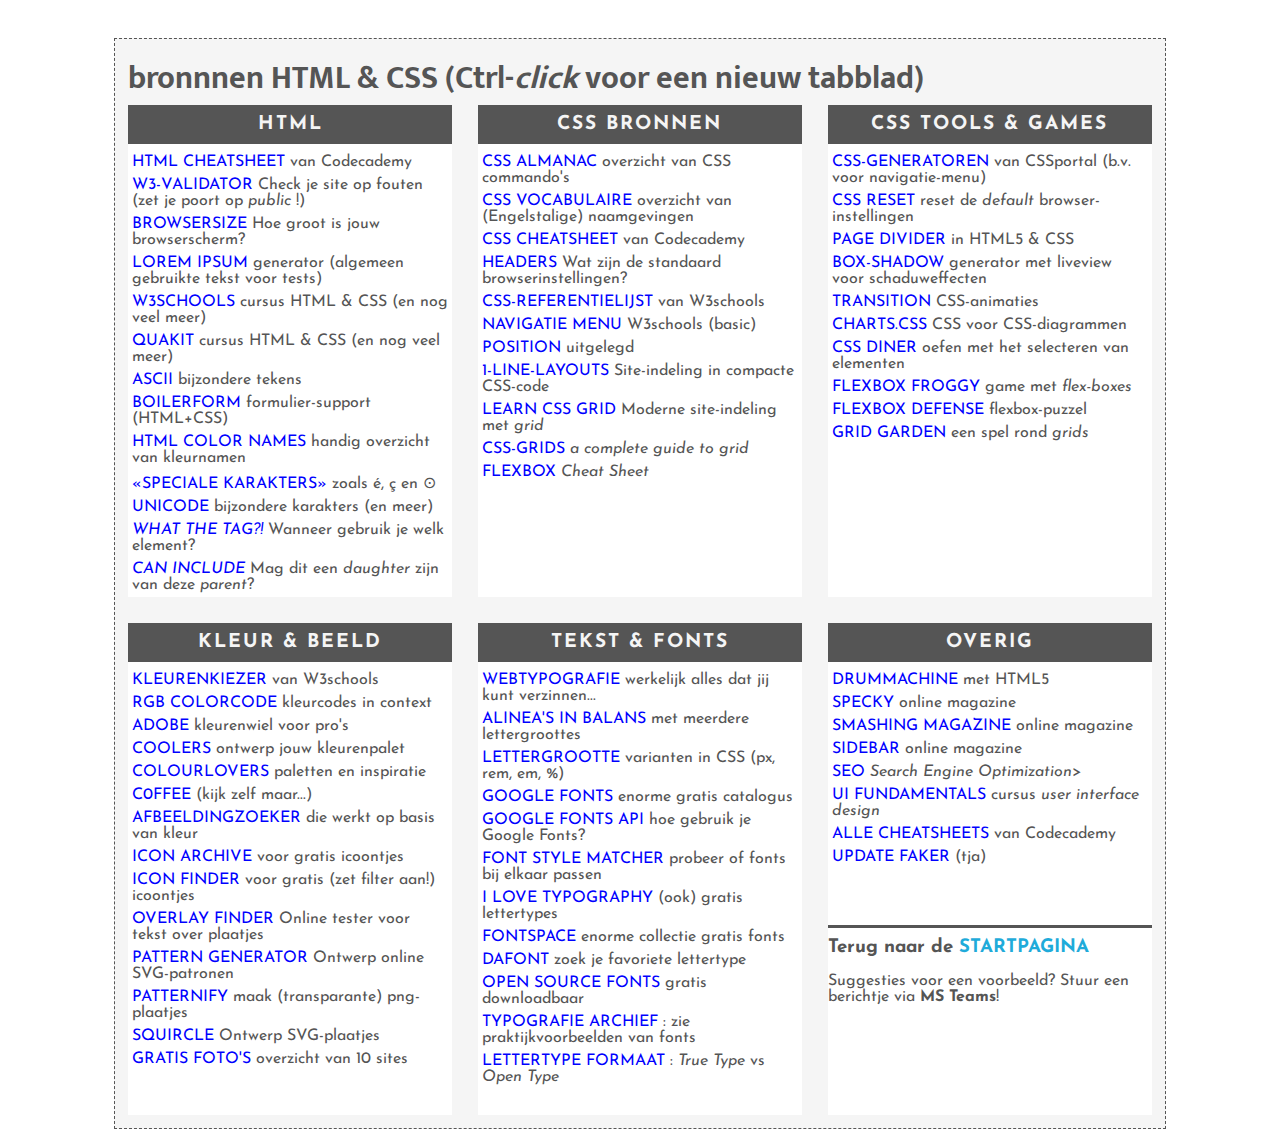
<file: bronnen/index.html>
<!DOCTYPE html>
<html lang="nl">
    <head>
        <meta charset="utf-8">
        <title>bronnen HTML & CSS</title>
        <link rel="stylesheet" href="https://fonts.googleapis.com/css?family=Mukta">
        <link rel="stylesheet" href="https://fonts.googleapis.com/css?family=Josefin+Sans">
        <link rel="stylesheet" href="bronnen.css">        
    </head>
    <body>
        <div id="container">
            <h1>bronnnen HTML & CSS (Ctrl-<em>click</em> voor een nieuw tabblad)</h1>
            <div id="grid-container">
                <div class="box a1">
                    <h2>HTML</h2>
                    <ul>
                        <li><a href="https://www.codecademy.com/learn/learn-html/modules/learn-html-elements/cheatsheet">HTML cheatsheet</a> van Codecademy</li>
                        <li><a href="https://validator.w3.org/nu/">W3-validator</a> Check je site op fouten (zet je poort op <em>public</em> !)</li>
                        <li><a href="https://www.webfx.com/tools/whats-my-browser-size/">browsersize</a> Hoe groot is jouw browserscherm?</li>
                        <li><a href="https://www.lipsum.com/">Lorem Ipsum</a> generator (algemeen gebruikte tekst voor tests)</li>
                        <li><a href="https://www.w3schools.com/html/default.asp">W3schools</a> cursus HTML & CSS (en nog veel meer)</li>
                        <li><a href="https://www.quackit.com/html/tutorial/">QuakIt</a> cursus HTML & CSS (en nog veel meer)</li>
                        <li><a href="https://ascii.cl/htmlcodes.htm">ASCII</a> bijzondere tekens</li>
                        <li><a href="https://boilerform.hankchizljaw.com/">Boilerform</a> formulier-support (HTML+CSS)</li>
                        <li><a href="https://htmlcolorcodes.com/color-names/">HTML color names</a> handig overzicht van kleurnamen</li>
                        <li><a href="https://dev.w3.org/html5/html-author/charref">&laquo;speciale karakters&raquo;</a> zoals &eacute;, &ccedil; en &odot;</li>
                        <li><a href="http://zuga.net/articles/">Unicode</a> bijzondere karakters (en meer)</li>
                        <li><a href="https://whatthetag.com/#/"><em>What the tag?!</em></a> Wanneer gebruik je welk element?</li>
                        <li><a href="https://caninclude.glitch.me/"><em>Can Include</em></a> Mag dit een <em>daughter</em> zijn van deze <em>parent</em>?</li>

                        

                        
                    </ul>
                </div>
                <div class="box b1">
                    <h2>CSS bronnen</h2>
                    <ul>
                        <li><a href="https://css-tricks.com/almanac/">CSS Almanac</a> overzicht van CSS commando's</li>
                        <li><a href="http://apps.workflower.fi/vocabs/css/en#selector">CSS vocabulaire</a> overzicht van (Engelstalige) naamgevingen</li>
                        <li><a href="https://www.codecademy.com/learn/learn-css/modules/syntax-and-selectors/cheatsheet">CSS cheatsheet</a> van Codecademy</li>
                        <li><a href="http://zuga.net/articles/html-heading-elements/"> headers</a> Wat zijn de standaard browserinstellingen?</li>
                        <li><a href="https://www.w3schools.com/cssref/default.asp"> CSS-referentielijst</a> van W3schools</li>
                        <li><a href="https://www.w3schools.com/css/css_navbar.asp"> navigatie menu</a> W3schools (basic)</li>
                        <li><a href="https://www.freecodecamp.org/news/css-position-property-explained/">position</a> uitgelegd</li>
                        <li><a href="http://1linelayouts.glitch.me/">1-line-layouts</a> Site-indeling in compacte CSS-code</li>
                        <li><a href="https://learncssgrid.com/">Learn CSS Grid</a> Moderne site-indeling met <em>grid</em></li>
                        <li><a href="https://css-tricks.com/snippets/css/complete-guide-grid/">CSS-grids</a> <em>a complete guide to grid</em></li>
                        <li><a href="https://www.freecodecamp.org/news/flexbox-the-ultimate-css-flex-cheatsheet/">flexbox</a> <em>Cheat Sheet</em></li>
                    </ul>
                </div>
                <div class="box c1">
                    <h2>CSS tools & games</h2>
                    <ul>
                        <li><a href="https://www.cssportal.com/css-generators.php">css-generatoren</a> van CSSportal (b.v. voor navigatie-menu)</li>
                        <li><a href="https://piccalil.li/blog/a-modern-css-reset/">CSS reset</a> reset de <em>default</em> browser-instellingen</li>
                        <li><a href="https://omatsuri.app/page-dividers">Page Divider</a> in HTML5 & CSS</li>
                        <li><a href="https://shadows.brumm.af/">Box-shadow</a> generator met liveview voor schaduweffecten</li>
                        <li><a href="https://www.freecodecamp.org/news/css-transition-examples/">transition</a> CSS-animaties</li>
                        <li><a href="https://chartscss.org/">Charts.css</a> CSS voor CSS-diagrammen</li>
                        <li><a href="https://flukeout.github.io/">CSS diner</a> oefen met het selecteren van elementen</li>
                        <li><a href="https://flexboxfroggy.com/#nl">Flexbox Froggy</a> game met <em>flex-boxes</em></li>
                        <li><a href="http://www.flexboxdefense.com/">Flexbox Defense</a> flexbox-puzzel</li>
                        <li><a href="https://cssgridgarden.com/#nl">Grid Garden</a> een spel rond <em>grids</em></li>
                    </ul>
                </div>
                <div class="box a2">
                    <h2>kleur & beeld</h2>
                    <ul>
                        <li><a href="https://www.w3schools.com/colors/colors_picker.asp">kleurenkiezer</a> van W3schools</li>
                        <li><a href="https://rgbcolorcode.com/">rgb colorcode</a> kleurcodes in context</li>
                        <li><a href="https://color.adobe.com/nl/create/color-wheel">Adobe</a> kleurenwiel voor pro's</li>
                        <li><a href="https://coolors.co/generate">Coolers</a> ontwerp jouw kleurenpalet</li>
                        <li><a href="https://www.colourlovers.com/">ColourLovers</a> paletten en inspiratie</li>
                        <li><a href="http://c0ffee.surge.sh/">c0ffee</a> (kijk zelf maar...)</li>
                        <li><a href="http://labs.tineye.com/">afbeeldingzoeker</a> die werkt op basis van kleur</li>
                        <li><a href="https://iconarchive.com/">Icon Archive</a> voor gratis icoontjes</li>
                        <li><a href="https://www.iconfinder.com/">Icon Finder</a> voor gratis (zet filter aan!) icoontjes</li>
                        <li><a href="https://codepen.io/yaphi1/pen/oNbEqGV">Overlay Finder</a> Online tester voor tekst over plaatjes</li>
                        <li><a href="https://notchris.net/patterns/">Pattern Generator</a> Ontwerp online SVG-patronen</li>
                        <li><a href="http://www.patternify.com/">Patternify</a> maak (transparante) png-plaatjes</li>
                        <li><a href="https://squircley.app/">Squircle</a> Ontwerp SVG-plaatjes</li>   
                        <li><a href="https://www.foleon.com/blog/best-free-business-stock-photo-websites">gratis foto's</a> overzicht van 10 sites</li>
                    </ul>
                </div>
                <div class="box b2">
                    <h2>tekst & fonts</h2>
                    <ul>
                        <li><a href="http://webtypography.net/toc/">WebTypografie</a> werkelijk alles dat jij kunt verzinnen...</li>
                        <li><a href="http://topfunky.com/baseline-rhythm-calculator/">alinea's in balans</a> met meerdere lettergroottes</li>
                        <li><a href="https://www.sitepoint.com/understanding-and-using-rem-units-in-css/">lettergrootte</a> varianten in CSS (px, rem, em, %)</li>
                        <li><a href="https://fonts.google.com/">Google Fonts</a> enorme gratis catalogus</li>
                        <li><a href="https://developers.google.com/fonts/docs/getting_started">Google Fonts API</a> hoe gebruik je Google Fonts?</li>
                        <li><a href="https://meowni.ca/font-style-matcher/">Font Style Matcher</a> probeer of fonts bij elkaar passen</li>
                        <li><a href="https://fonts.ilovetypography.com/">I love typography</a> (ook) gratis lettertypes</li>
                        <li><a href="https://www.fontspace.com/">FontSpace</a> enorme collectie gratis fonts</li>
                        <li><a href="https://www.dafont.com/">DaFont</a> zoek je favoriete lettertype</li>
                        <li><a href="https://www.theleagueofmoveabletype.com/">Open Source Fonts</a> gratis downloadbaar</li>
                        <li><a href="https://fontsinuse.com/">Typografie Archief</a> : zie praktijkvoorbeelden van fonts</li>
                        <li><a href="https://www.makeuseof.com/tag/otf-vs-ttf-fonts-one-better/">lettertype formaat</a> : <em>True Type</em> vs <em>Open Type</em></li>
                    </ul>
                </div>
                <div class="box c2">
                    <h2>overig</h2>
                    <ul>
                        <li><a href="https://html5drummachine.com/virtual-drum-machine/">drummachine</a> met HTML5</li>
                        <li><a href="https://speckyboy.com/">Specky</a> online magazine</li>
                        <li><a href="https://www.smashingmagazine.com/">Smashing Magazine</a> online magazine</li>
                        <li><a href="https://sidebar.io/">SideBar</a> online magazine</li>
                        <li><a href="https://www.smashingmagazine.com/smashing-guide-search-engine-optimization/">SEO</a> <em>Search Engine Optimization</em>></li>
                        <li><a href="https://www.freecodecamp.org/news/learn-ui-design-fundamentals-with-this-free-one-hour-course/">UI fundamentals</a> cursus <em>user interface design</em></li>
                        <li><a href="https://www.codecademy.com/resources/cheatsheets/all">alle cheatsheets</a> van Codecademy</li>
                        <li><a href="https://updatefaker.com/windows10/BSOD.html">Update Faker</a> (tja)</li>
                    
                        
                    </ul>
                    <h3>Terug naar de <a href="../index.html">startpagina</a></h3>
                    <p>
                          Suggesties voor een voorbeeld? Stuur een berichtje via <strong>MS Teams</strong>!
                      </p>
                </div>
            </div>
        </div>
    </body>
</html>
</file>
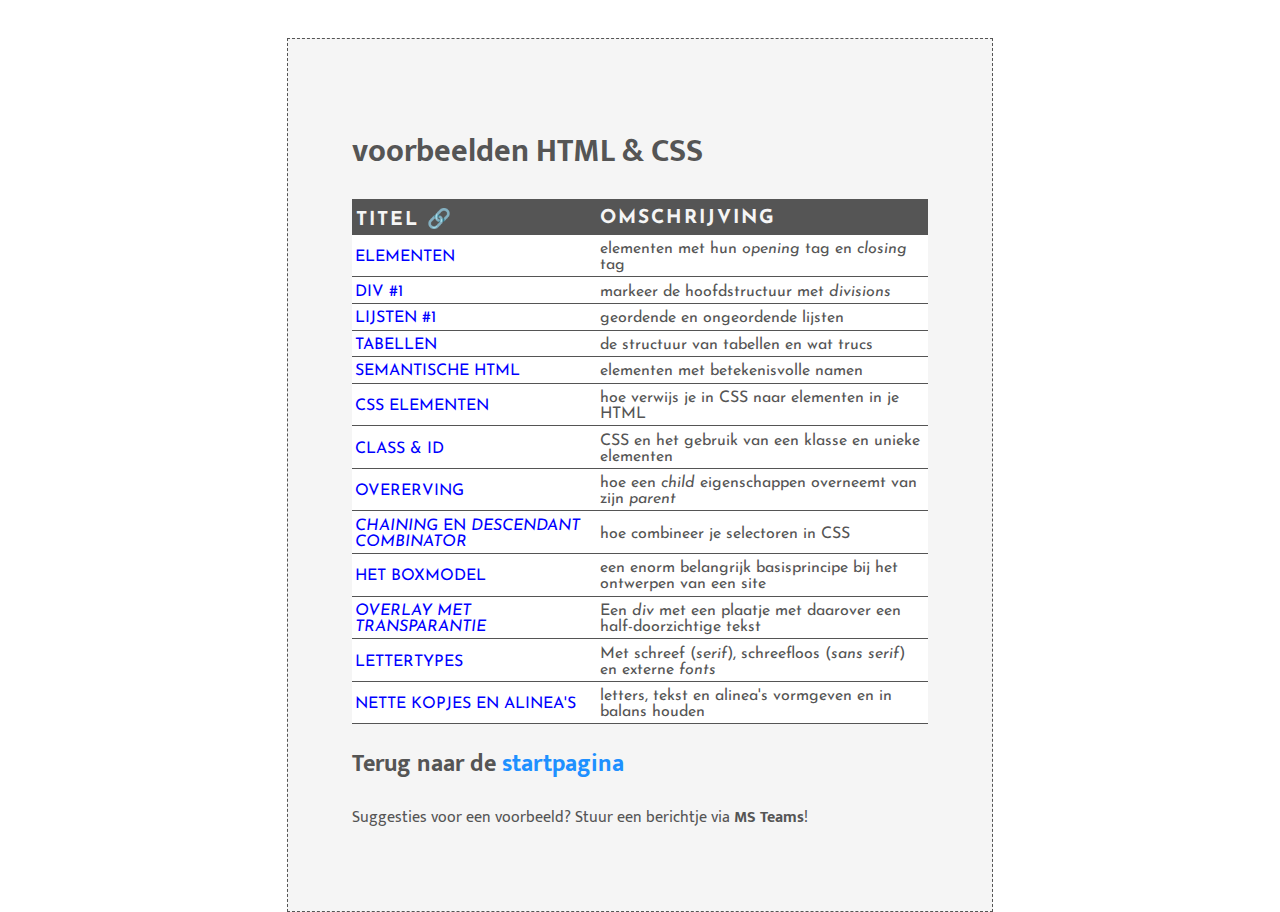
<file: voorbeeldenVanVNR/index.html>
<!DOCTYPE html>
<html lang="nl">
    <head>
        <meta charset="utf-8">
        <title>voorbeelden HTML&CSS</title>
        <link rel="stylesheet" href="https://fonts.googleapis.com/css?family=Mukta">
        <link rel="stylesheet" href="https://fonts.googleapis.com/css?family=Josefin+Sans">
        <link rel="stylesheet" href="css/vb.css">
    </head>
    <body>
        <div id="container">
            <h1>voorbeelden HTML & CSS</h1>
            <table>
              <thead>
                  <tr>
                      <th>titel &#128279;</th>
                      <th>omschrijving</th>
                  </tr>
              </thead>
              <tbody>
                  <tr>
                      <td><a href="elementen/elementen.html" target="_blank">elementen</a></td>
                      <td>elementen met hun <em>opening</em> tag en <em>closing</em> tag</td>
                  </tr>
                  <tr>
                      <td><a href="div1/div1.html" target="_blank">div #1</a></td>
                      <td>markeer de hoofdstructuur met <em>divisions</em></td>
                  </tr>
                  <tr>
                    <td><a href="lijst1/lijst1.html" target="_blank">lijsten #1</a></td>
                    <td>geordende en ongeordende lijsten</td>
                </tr>
                  <tr>
                      <td><a href="tabellen/tabellen.html" target="_blank">tabellen</a></td>
                      <td>de structuur van tabellen en wat trucs</td>
                  </tr>
                  <tr>
                    <td><a href="semantisch/semantisch.html" target="_blank">semantische HTML</a></td>
                    <td>elementen met betekenisvolle namen</td>
                  </tr>
                  <tr>
                    <td><a href="css1/css1.html" target="_blank">CSS elementen</a></td>
                    <td>hoe verwijs je in CSS naar elementen in je HTML</td>
                </tr>
                  <tr>
                    <td><a href="classID/classID.html" target="_blank">class & ID</a></td>
                    <td>CSS en het gebruik van een klasse en unieke elementen</td>
                </tr>
                <tr>
                    <td><a href="overerving/overerving.html" target="_blank">overerving</a></td>
                    <td>hoe een <em>child</em> eigenschappen overneemt van zijn <em>parent</em></td>
                </tr>
                <tr>
                    <td><a href="combi/combi.html" target="_blank"><em>chaining</em> en <em>descendant combinator</em></a></td>
                    <td>hoe combineer je selectoren in CSS</td>
                </tr>
                <tr>
                    <td><a href="boxmodel/boxmodel.html" target="_blank">het boxmodel</a></td>
                    <td>een enorm belangrijk basisprincipe bij het ontwerpen van een site</td>
                </tr>
                <tr>
                    <td><a href="overlay/overlay.html" target="_blank"><em>overlay</em> <em>met transparantie</em></a></td>
                    <td>Een <em>div</em> met een plaatje met daarover een half-doorzichtige tekst</td>
                </tr>
                <tr>
                    <td><a href="fonts/fonts.html" target="_blank">Lettertypes</a></td>
                    <td>Met schreef (<em>serif</em>), schreefloos (<em>sans serif</em>) en externe <em>fonts</em></td>
                </tr>
                <tr>
                    <td><a href="tekst/tekst.html" target="_blank">nette kopjes en alinea's</a></td>
                    <td>letters, tekst en alinea's vormgeven en in balans houden</td>
                </tr>
               </tbody>
          </table>
          <h2>Terug naar de <a href="../index.html">startpagina</a></h2>
          <p>
                Suggesties voor een voorbeeld? Stuur een berichtje via <strong>MS Teams</strong>!
            </p>
        </div>
    </body>
</html>
</file>
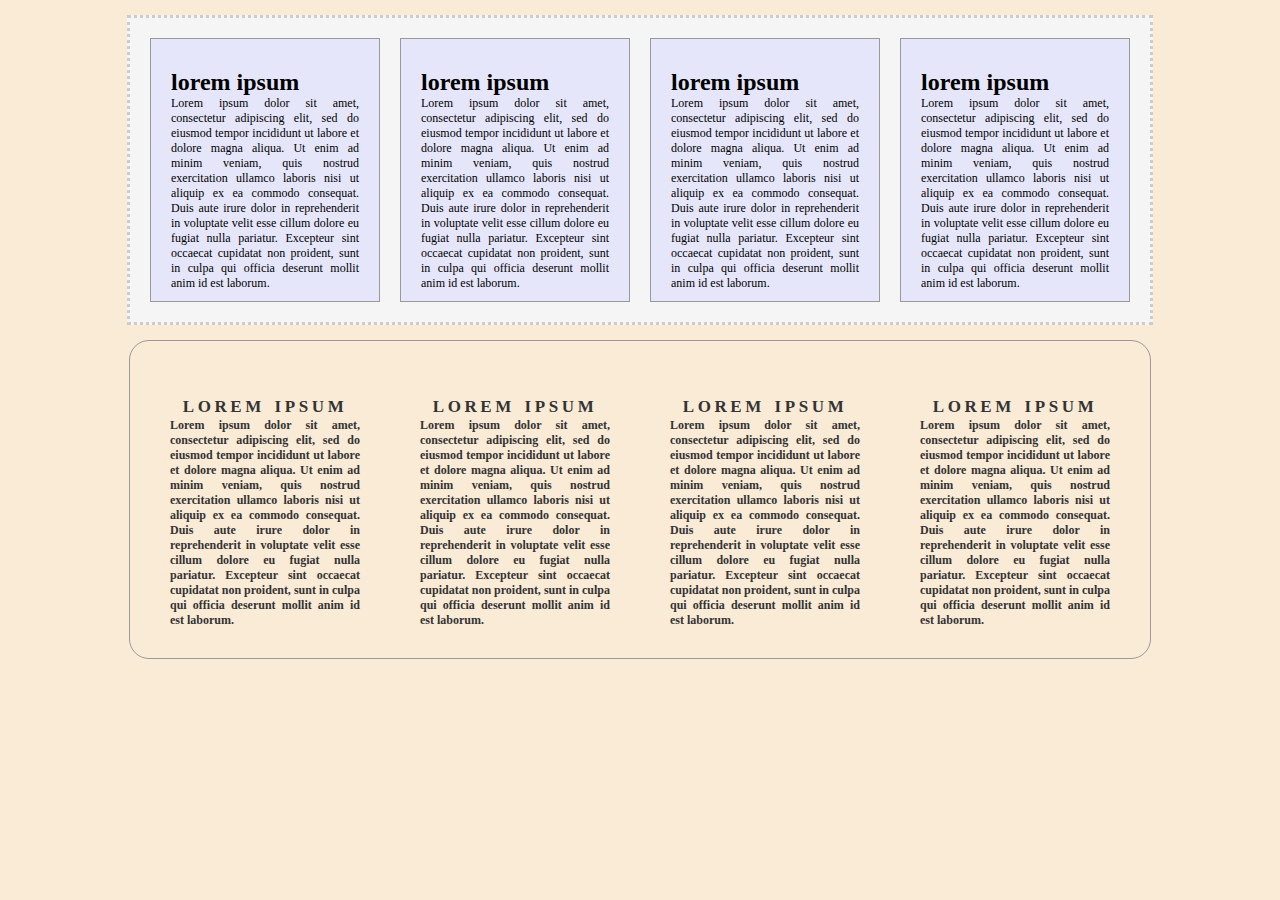
<file: voorbeeldenVanVNR/boxmodel/boxmodel.html>
<!DOCTYPE html>
<html lang="zxx">
    <head>
        <meta charset="utf-8">
        <title>boxmodel</title>
            <link rel="stylesheet" href="boxmodel.css">
    </head>
    <body>
        <div class="container">
            <div class="box">
                <h1>lorem ipsum</h1>
                <p>
                    Lorem ipsum dolor sit amet, consectetur adipiscing elit, sed do eiusmod tempor incididunt ut labore et dolore magna aliqua. Ut enim ad minim veniam, quis nostrud exercitation ullamco laboris nisi ut aliquip ex ea commodo consequat. Duis aute irure dolor in reprehenderit in voluptate velit esse cillum dolore eu fugiat nulla pariatur. Excepteur sint occaecat cupidatat non proident, sunt in culpa qui officia deserunt mollit anim id est laborum.
                </p>
            </div>
            <div class="box">
                <h1>lorem ipsum</h1>
                <p>
                    Lorem ipsum dolor sit amet, consectetur adipiscing elit, sed do eiusmod tempor incididunt ut labore et dolore magna aliqua. Ut enim ad minim veniam, quis nostrud exercitation ullamco laboris nisi ut aliquip ex ea commodo consequat. Duis aute irure dolor in reprehenderit in voluptate velit esse cillum dolore eu fugiat nulla pariatur. Excepteur sint occaecat cupidatat non proident, sunt in culpa qui officia deserunt mollit anim id est laborum.
                </p>
            </div>
            <div class="box">
                <h1>lorem ipsum</h1>
                <p>
                    Lorem ipsum dolor sit amet, consectetur adipiscing elit, sed do eiusmod tempor incididunt ut labore et dolore magna aliqua. Ut enim ad minim veniam, quis nostrud exercitation ullamco laboris nisi ut aliquip ex ea commodo consequat. Duis aute irure dolor in reprehenderit in voluptate velit esse cillum dolore eu fugiat nulla pariatur. Excepteur sint occaecat cupidatat non proident, sunt in culpa qui officia deserunt mollit anim id est laborum.
                </p>
            </div>
            <div class="box">
                <h1>lorem ipsum</h1>
                <p>
                    Lorem ipsum dolor sit amet, consectetur adipiscing elit, sed do eiusmod tempor incididunt ut labore et dolore magna aliqua. Ut enim ad minim veniam, quis nostrud exercitation ullamco laboris nisi ut aliquip ex ea commodo consequat. Duis aute irure dolor in reprehenderit in voluptate velit esse cillum dolore eu fugiat nulla pariatur. Excepteur sint occaecat cupidatat non proident, sunt in culpa qui officia deserunt mollit anim id est laborum.
                </p>
            </div>
        </div>

        <div class="container onder">
            <div class="box">
                <h1>lorem ipsum</h1>
                <p>
                    Lorem ipsum dolor sit amet, consectetur adipiscing elit, sed do eiusmod tempor incididunt ut labore et dolore magna aliqua. Ut enim ad minim veniam, quis nostrud exercitation ullamco laboris nisi ut aliquip ex ea commodo consequat. Duis aute irure dolor in reprehenderit in voluptate velit esse cillum dolore eu fugiat nulla pariatur. Excepteur sint occaecat cupidatat non proident, sunt in culpa qui officia deserunt mollit anim id est laborum.
                </p>
            </div>
            <div class="box">
                <h1>lorem ipsum</h1>
                <p>
                    Lorem ipsum dolor sit amet, consectetur adipiscing elit, sed do eiusmod tempor incididunt ut labore et dolore magna aliqua. Ut enim ad minim veniam, quis nostrud exercitation ullamco laboris nisi ut aliquip ex ea commodo consequat. Duis aute irure dolor in reprehenderit in voluptate velit esse cillum dolore eu fugiat nulla pariatur. Excepteur sint occaecat cupidatat non proident, sunt in culpa qui officia deserunt mollit anim id est laborum.
                </p>
            </div>
            <div class="box">
                <h1>lorem ipsum</h1>
                <p>
                    Lorem ipsum dolor sit amet, consectetur adipiscing elit, sed do eiusmod tempor incididunt ut labore et dolore magna aliqua. Ut enim ad minim veniam, quis nostrud exercitation ullamco laboris nisi ut aliquip ex ea commodo consequat. Duis aute irure dolor in reprehenderit in voluptate velit esse cillum dolore eu fugiat nulla pariatur. Excepteur sint occaecat cupidatat non proident, sunt in culpa qui officia deserunt mollit anim id est laborum.
                </p>
            </div>
            <div class="box">
                <h1>lorem ipsum</h1>
                <p>
                    Lorem ipsum dolor sit amet, consectetur adipiscing elit, sed do eiusmod tempor incididunt ut labore et dolore magna aliqua. Ut enim ad minim veniam, quis nostrud exercitation ullamco laboris nisi ut aliquip ex ea commodo consequat. Duis aute irure dolor in reprehenderit in voluptate velit esse cillum dolore eu fugiat nulla pariatur. Excepteur sint occaecat cupidatat non proident, sunt in culpa qui officia deserunt mollit anim id est laborum.
                </p>
            </div>
        </div>
    </body>
</html>
</file>
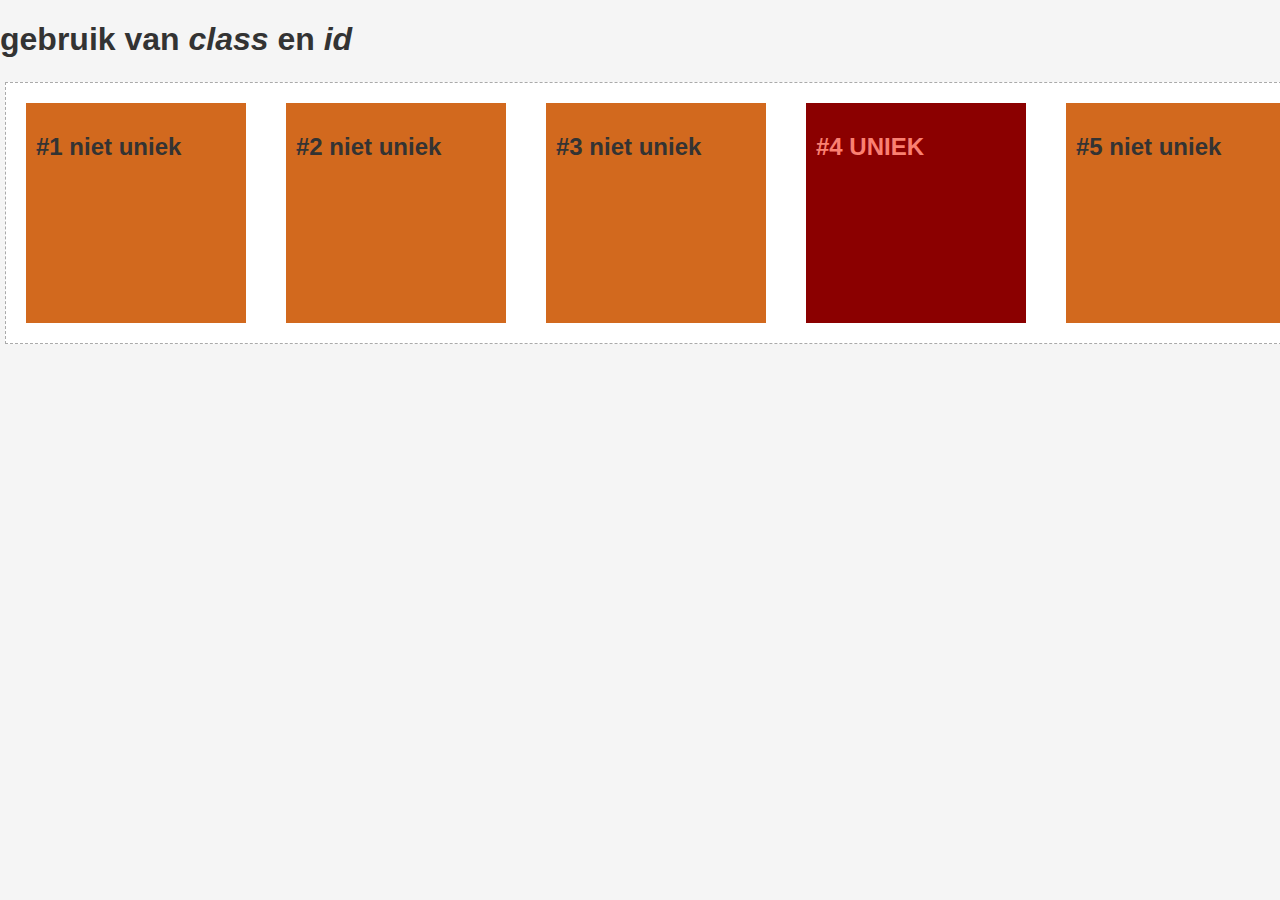
<file: voorbeeldenVanVNR/classID/classID.html>
<!DOCTYPE html>
<html lang="nl">
    <head>
        <meta charset="utf-8">
        <title>class & ID</title>
            <link rel="stylesheet" href="classID.css">
    </head>
    <body>
        <h1>gebruik van <em>class</em> en <em>id</em></h1>
        <div id="container">

            <div class="vierkant">
                <h2>#1 niet uniek</h2>
            </div>
            <div class="vierkant">
                <h2>#2 niet uniek</h2>
            </div>
            <div class="vierkant">
                <h2>#3 niet uniek</h2>                
            </div>
            <div class="vierkant" id="uniek">
                <h2>#4 uniek</h2>                
            </div>
            <div class="vierkant">
                <h2>#5 niet uniek</h2>                
            </div>
            
        </div>
    </body>
</html>
</file>
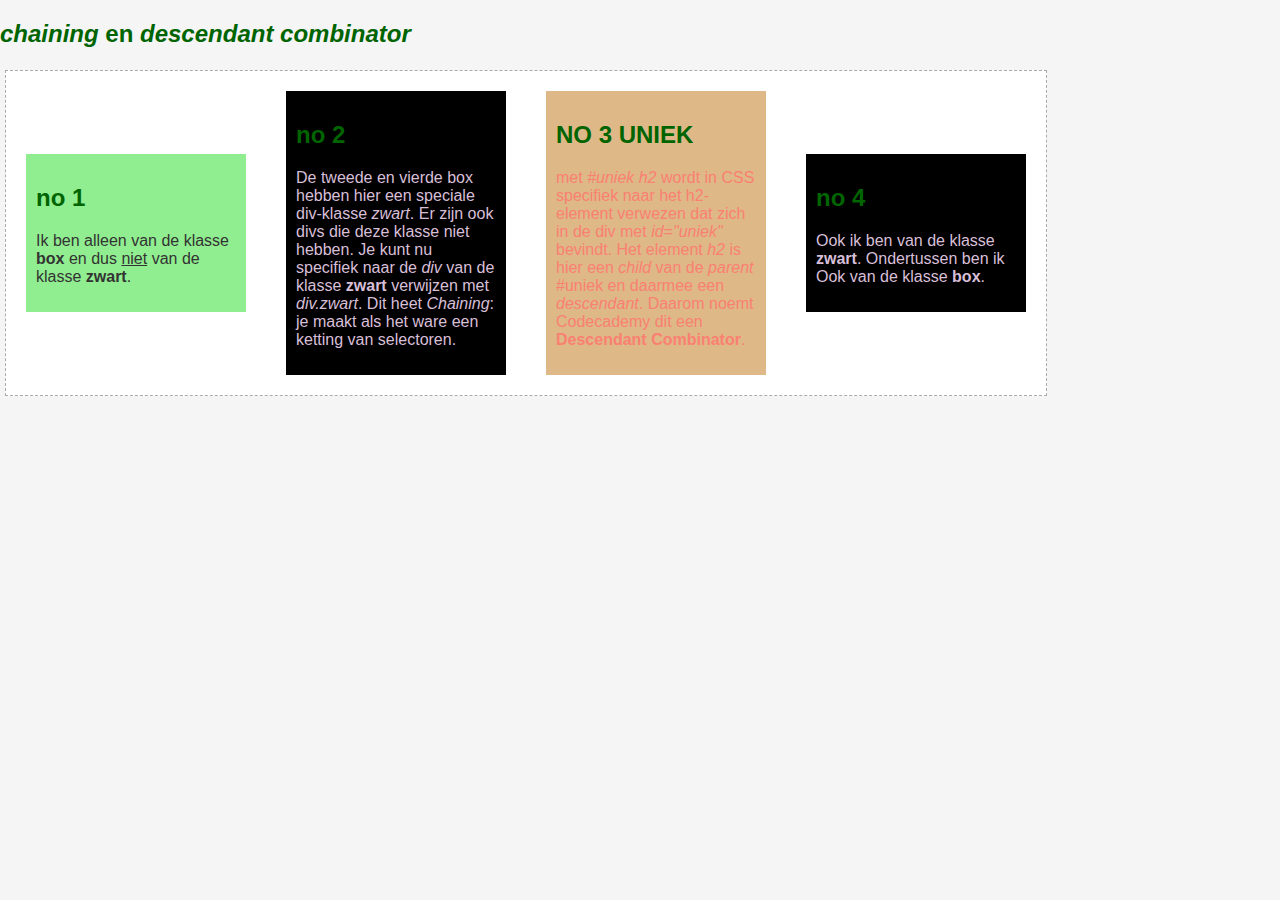
<file: voorbeeldenVanVNR/combi/combi.html>
<!DOCTYPE html>
<html lang="nl">
    <head>
        <meta charset="utf-8">
        <title>selectie van combinaties</title>
            <link rel="stylesheet" href="combi.css">
    </head>
    <body>
        <h2><em>chaining</em> en <em>descendant combinator</em></h2>
        <div id="container">
            <div class="box">
                <h2> no 1</h2>
                <p>
                    Ik ben alleen van de klasse <strong>box</strong> en dus <u>niet</u> van de klasse <strong>zwart</strong>.
                </p>
            </div>
            <div class="box zwart">
                <h2>no 2</h2>
                <p>
                    De tweede en vierde box hebben hier een speciale div-klasse <em>zwart</em>. Er zijn
                    ook divs die deze klasse niet hebben. Je kunt nu specifiek naar de <em>div</em>
                    van de klasse <strong>zwart</strong> verwijzen met <em>div.zwart</em>.
                    Dit heet <em>Chaining</em>: je maakt als het ware een ketting van selectoren.
                </p>
            </div>
            <div class="box" id="uniek">
                <h2>no 3 uniek</h2>   
                <p>
                    met <em>#uniek h2</em> wordt in CSS specifiek naar het h2-element verwezen dat
                    zich in de div met <em>id="uniek"</em> bevindt. Het element <em>h2</em> is hier
                    een <em>child</em> van de <em>parent</em> #uniek en daarmee een <em>descendant</em>.
                    Daarom noemt Codecademy dit een <strong>Descendant Combinator</strong>.
                </p>             
            </div>
            <div class="box zwart">
                <h2>no 4</h2>     
                <p>
                    Ook ik ben van de klasse <strong>zwart</strong>. Ondertussen ben ik Ook
                    van de klasse <strong>box</strong>.
                </p>           
            </div>
        </div>
    </body>
</html>
</file>
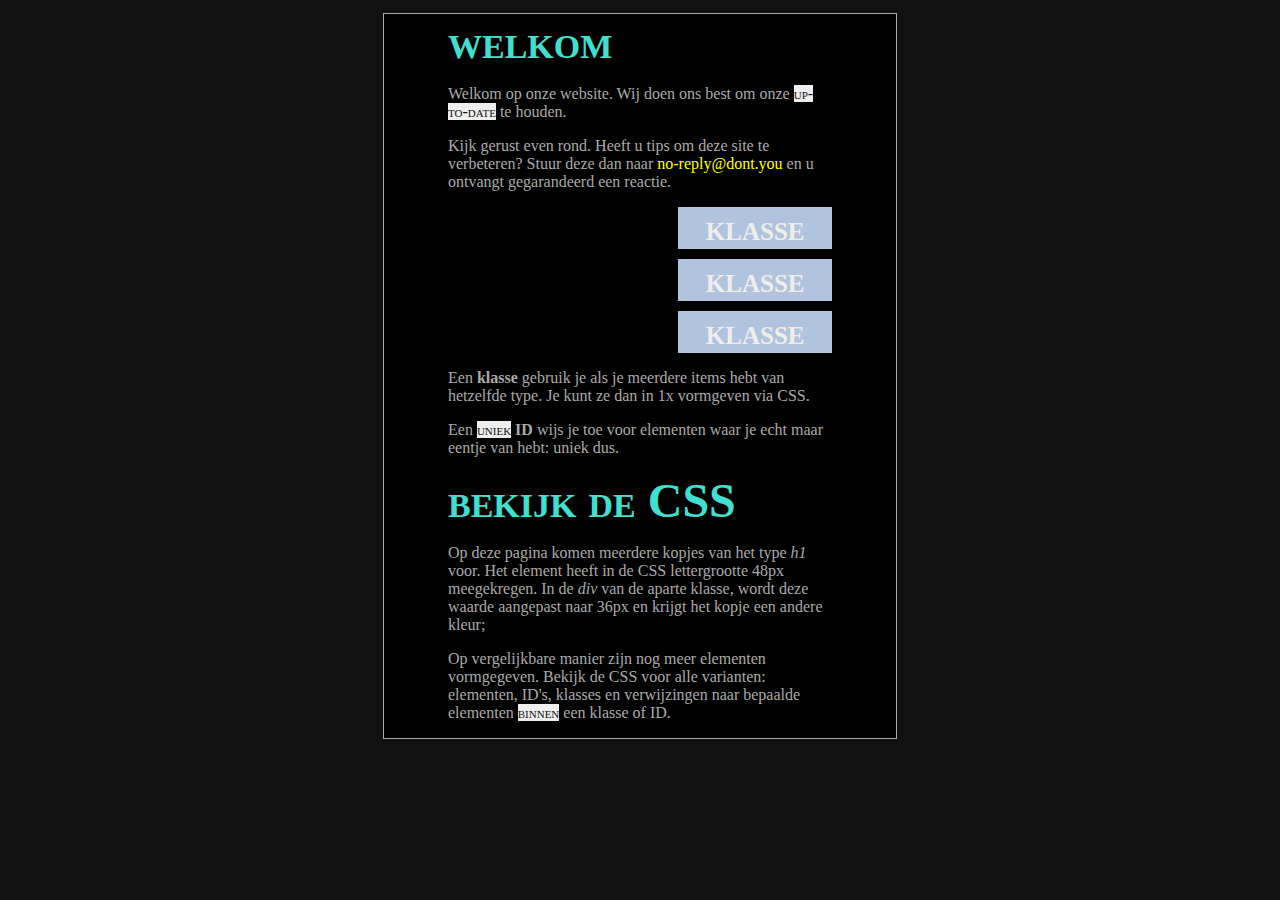
<file: voorbeeldenVanVNR/css1/css1.html>
<!DOCTYPE html>
<html lang="nl">
    <head>
        <meta charset="utf-8">
        <title>basis CSS</title>
        
            <link rel="stylesheet" href="css1.css">
        
    </head>
    <body>
        <div id="container">
            <h1>welkom</h1>
            <p>
               Welkom op onze website. Wij doen ons best om
               onze <span>up-to-date</span> te houden.
            </p>
            <p>
                Kijk gerust even rond. Heeft u tips om deze site te verbeteren?
                Stuur deze dan naar <a href="#">no-reply@dont.you</a> en u ontvangt gegarandeerd een reactie.
             </p>
             <div class="meerdaneen">
                 <h1>klasse</h1>
             </div>
             <div class="meerdaneen">
                <h1>klasse</h1>
            </div>
            <div class="meerdaneen">
                <h1>klasse</h1>
            </div>
            <p>
                Een <strong>klasse</strong> gebruik je als je meerdere items hebt van hetzelfde type.
                Je kunt ze dan in 1x vormgeven via CSS.
            </p>
            <p>
                Een <span>uniek</span> <strong>ID</strong> wijs je toe voor elementen waar je echt
                maar eentje van hebt: uniek dus.
            </p>
            <h1>bekijk de CSS</h1>
            <p>
                Op deze pagina komen meerdere kopjes van het type <em>h1</em> voor.
                Het element heeft in de CSS lettergrootte 48px meegekregen. In de <em>div</em>
                van de aparte klasse, wordt deze waarde aangepast naar 36px en krijgt het kopje een andere kleur;
            </p>
            <p>
                Op vergelijkbare manier zijn nog meer elementen vormgegeven. Bekijk de CSS voor alle
                varianten: elementen, ID's, klasses en verwijzingen naar bepaalde elementen <span>binnen</span> een klasse of ID.
            </p>
        </div>
    </body>
</html>
</file>
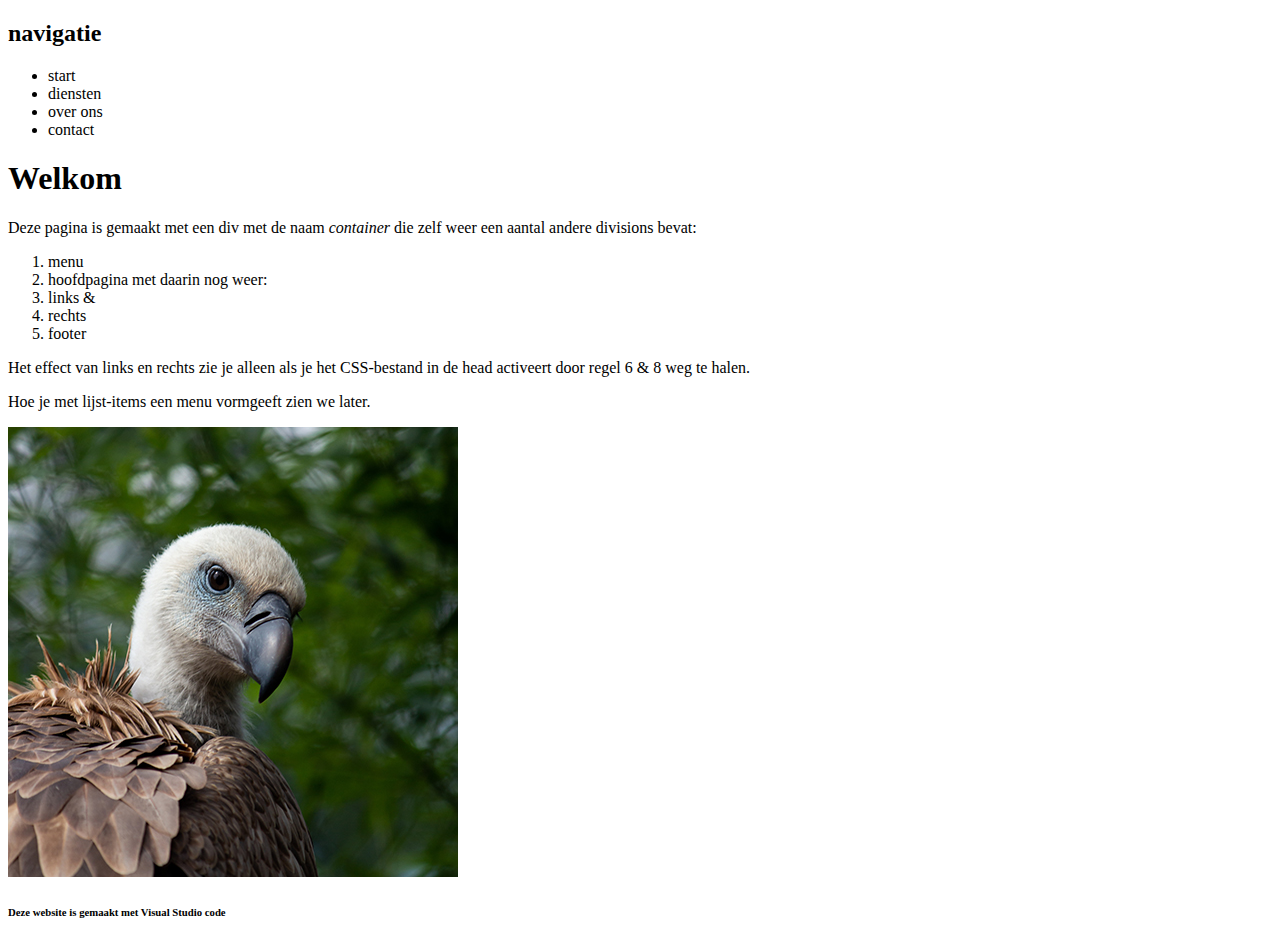
<file: voorbeeldenVanVNR/div1/div1.html>
<!DOCTYPE html>
<html lang="nl">
    <head>
        <meta charset="utf-8">
        <title>divisions #1</title>
        <!--
            <link rel="stylesheet" href="div1.css">        
        -->
    </head>
    <body>
        <div id="container">
            <div id="menu">
                <h2>navigatie</h2>
                <ul>
                    <li>start</li>
                    <li>diensten</li>
                    <li>over ons</li>
                    <li>contact</li>
                </ul>
            </div> <!-- einde div menu -->
            <div id="hoofdpagina">
                <div id="links">
                    <h1>Welkom</h1>
                    <p>Deze pagina is gemaakt met een div met de naam <em>container</em> die zelf
                    weer een aantal andere divisions bevat:
                <ol>
                    <li>menu</li>
                    <li>hoofdpagina met daarin nog weer:</li>
                    <li>links &</li>
                    <li>rechts</li>
                    <li>footer</li>
                </ol>
                Het effect van links en rechts zie je alleen als je het CSS-bestand in de head activeert
                door regel 6 & 8 weg te halen.
                </p>
                <p>
                    Hoe je met lijst-items een menu vormgeeft zien we later.
                </p>
                </div>
                <div id="rechts">
                    <img src="vogel450px.jpg">
                </div>                
            </div> <!-- einde div hoofdpagina -->
            <div id="footer">
                <h6>Deze website is gemaakt met Visual Studio code</h6>
            </div> <!-- einde div footer -->
        </div>
    </body>
</html>
</file>
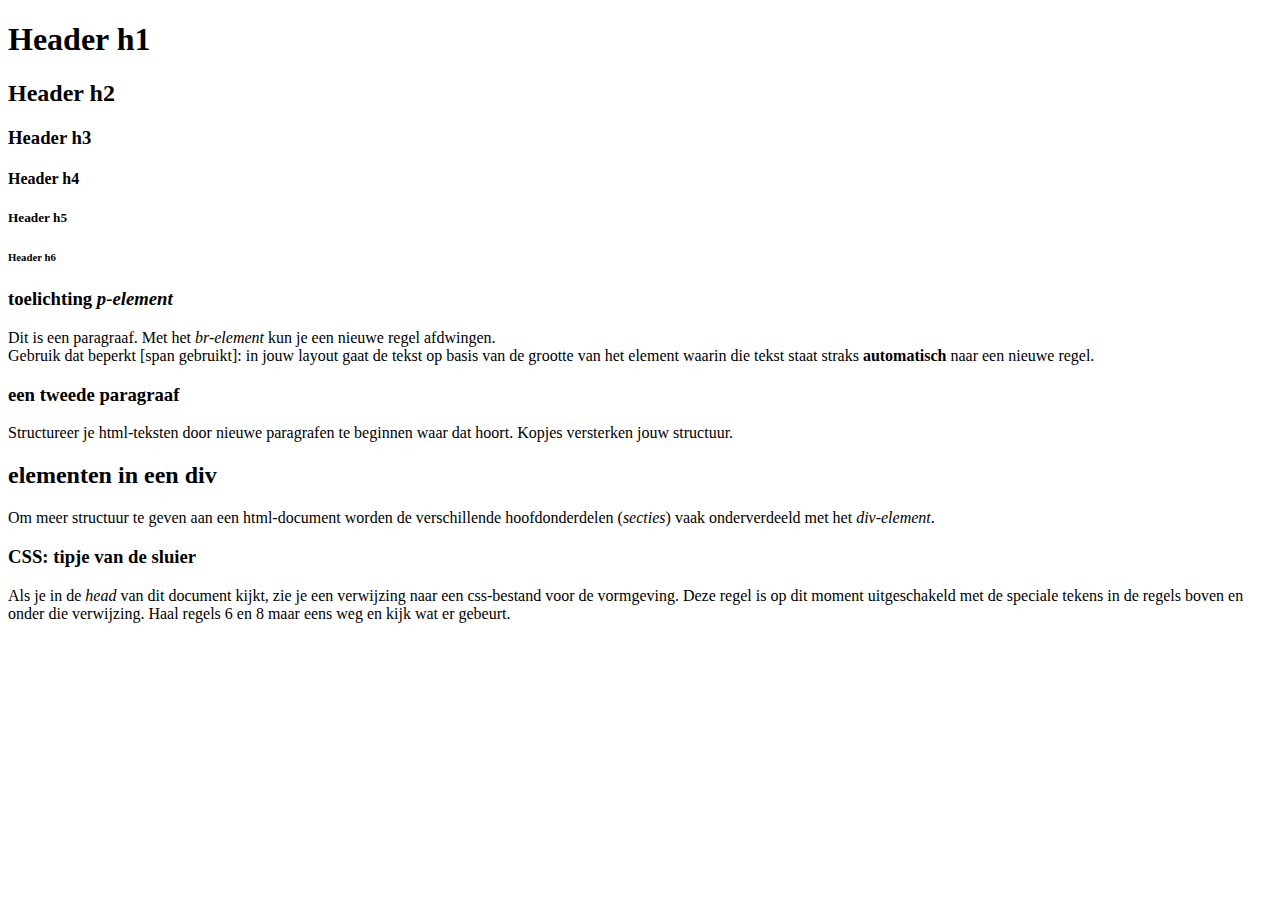
<file: voorbeeldenVanVNR/elementen/elementen.html>
<!DOCTYPE html>
<html lang="nl">
    <head>
        <meta charset="utf-8">
        <title>elementen</title>
        <!--
            <link rel="stylesheet" href="elementen.css">
        -->
    </head>
    <body>
        <h1>Header <strong>h1</strong></h1>
        <h2>Header <strong>h2</strong></h2>
        <h3>Header <strong>h3</strong></h3>
        <h4>Header <strong>h4</strong></h4>
        <h5>Header <strong>h5</strong></h5>
        <h6>Header <strong>h6</strong></h6>

        <h3>toelichting <em>p-element</em></h3>
        <p>
            Dit is een paragraaf. Met het <em>br-element</em> kun je een nieuwe regel afdwingen.<br>
            Gebruik dat <span>beperkt</span> [span gebruikt]: in jouw layout gaat de tekst op basis van de grootte van het element
            waarin die tekst staat straks <strong>automatisch</strong> naar een nieuwe regel.
        </p>
        <h3>een tweede paragraaf</h3>
        <p>
            Structureer je html-teksten door nieuwe paragrafen te beginnen waar dat hoort. Kopjes versterken jouw structuur.
        </p>

        <div>
            <h2>elementen in een div</h2>
            <p>
                Om meer structuur te geven aan een html-document worden de verschillende hoofdonderdelen (<em>secties</em>)
                vaak onderverdeeld met het <em>div-element</em>.
            </p>
        </div>

        <h3>CSS: tipje van de sluier</h3>
        <p>
            Als je in de <em>head</em> van dit document kijkt, zie je een verwijzing naar een css-bestand voor
            de vormgeving. Deze regel is op dit moment uitgeschakeld met de speciale tekens in de regels boven
            en onder die verwijzing. Haal regels 6 en 8 maar eens weg en kijk wat er gebeurt.
        </p>
    </body>
</html>
</file>
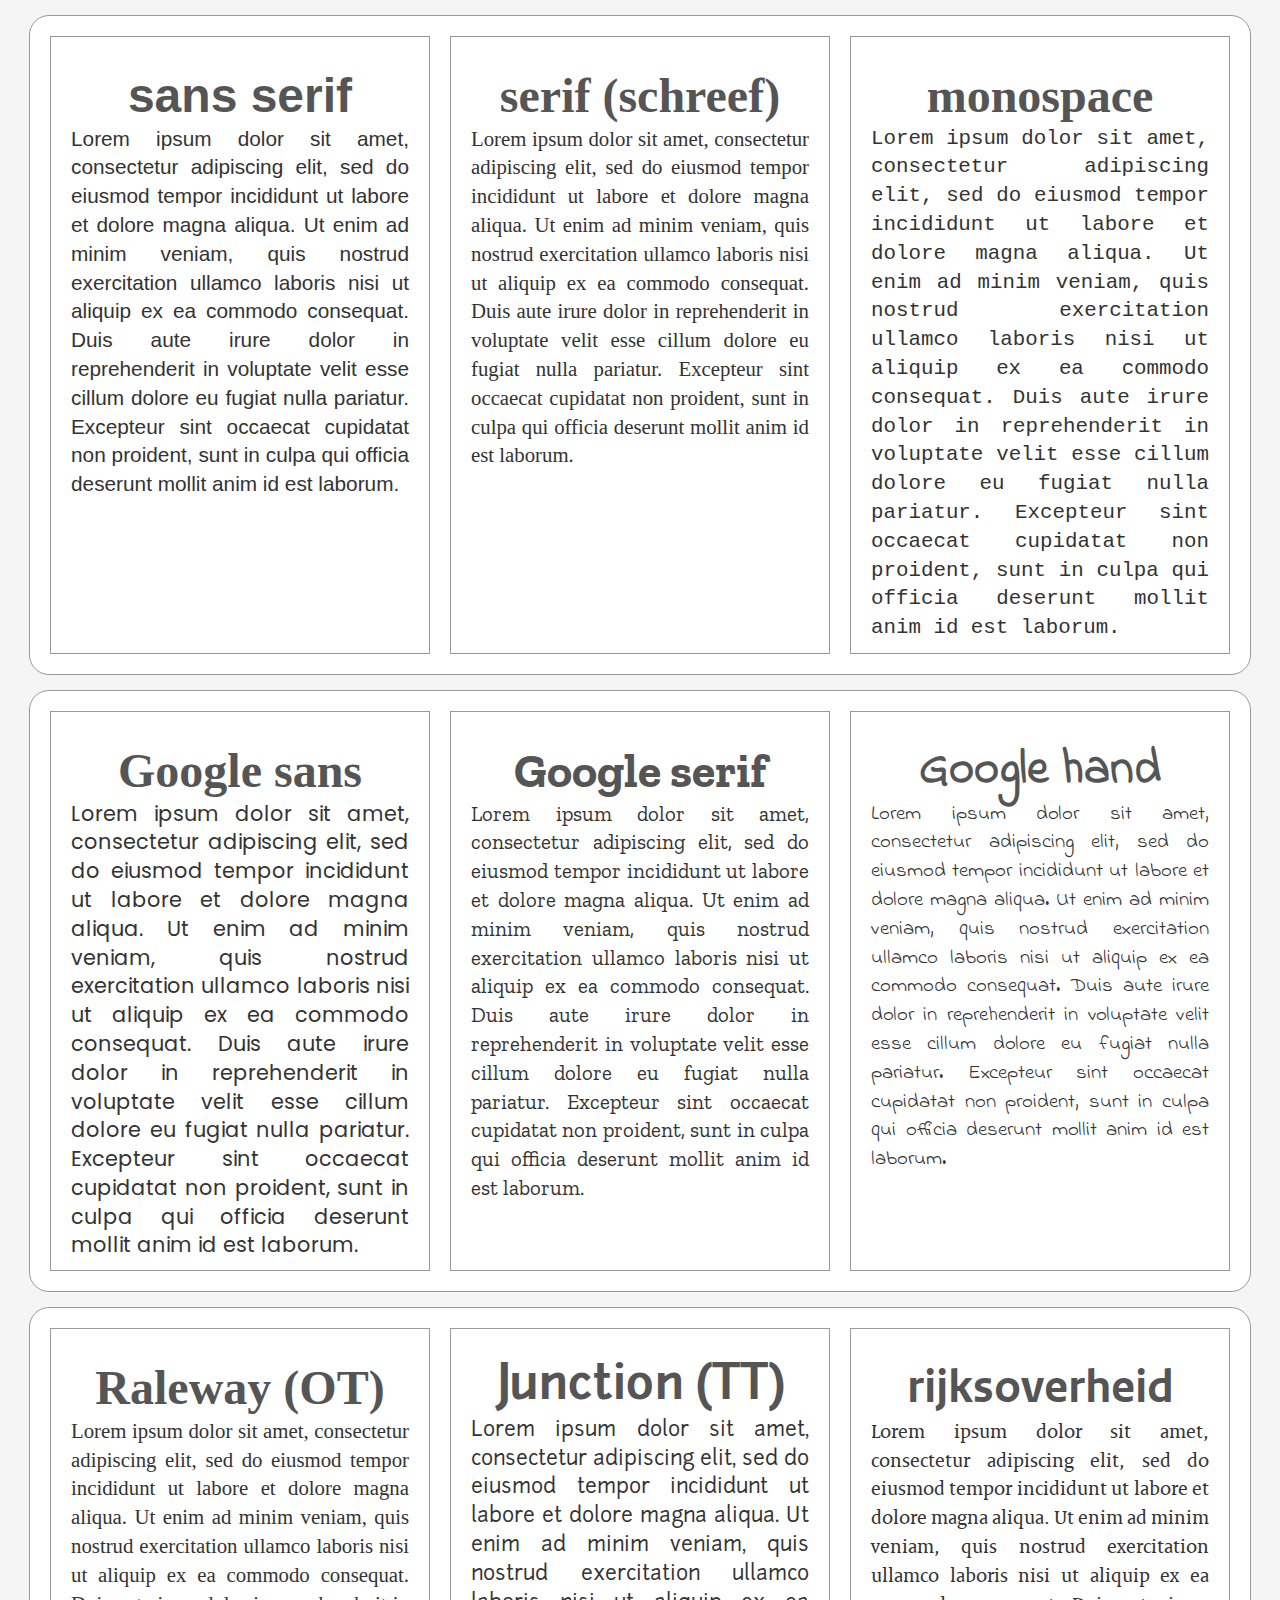
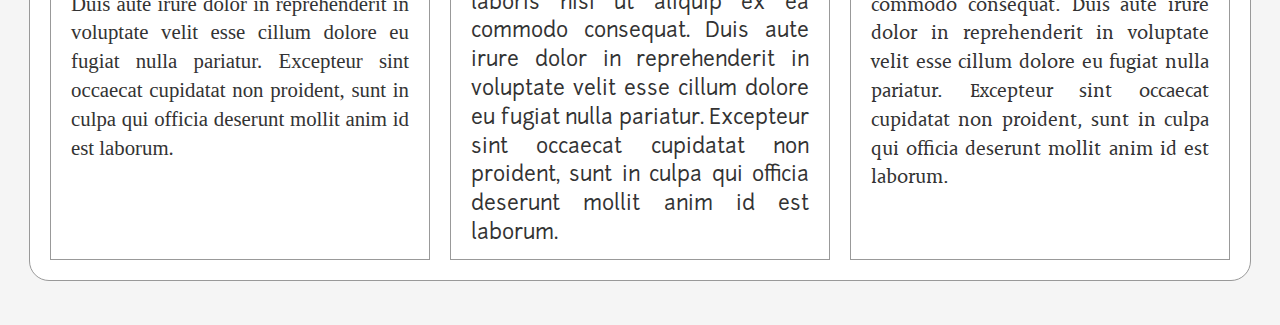
<file: voorbeeldenVanVNR/fonts/fonts.html>
<!DOCTYPE html>
<html lang="zxx">
    <head>
        <meta charset="utf-8">
        <title>fonts</title>
        <link rel="stylesheet" href="https://fonts.googleapis.com/css2?family=Indie+Flower&family=Poppins:wght@100;300&family=Zilla+Slab:wght@500">
        <link rel="stylesheet" href="fonts.css">
    </head>
    <body>
        <div class="container">
            <div class="box" id="sans">
                <h1>sans serif</h1>
                <p>
                    Lorem ipsum dolor sit amet, consectetur adipiscing elit, sed do eiusmod tempor incididunt ut labore et dolore magna aliqua. Ut enim ad minim veniam, quis nostrud exercitation ullamco laboris nisi ut aliquip ex ea commodo consequat. Duis aute irure dolor in reprehenderit in voluptate velit esse cillum dolore eu fugiat nulla pariatur. Excepteur sint occaecat cupidatat non proident, sunt in culpa qui officia deserunt mollit anim id est laborum.
                </p>
            </div>
            <div class="box" id="serif">
                <h1>serif (schreef)</h1>
                <p>
                    Lorem ipsum dolor sit amet, consectetur adipiscing elit, sed do eiusmod tempor incididunt ut labore et dolore magna aliqua. Ut enim ad minim veniam, quis nostrud exercitation ullamco laboris nisi ut aliquip ex ea commodo consequat. Duis aute irure dolor in reprehenderit in voluptate velit esse cillum dolore eu fugiat nulla pariatur. Excepteur sint occaecat cupidatat non proident, sunt in culpa qui officia deserunt mollit anim id est laborum.
                </p>
            </div>
            <div class="box" id="mono">
                <h1>monospace</h1>
                <p>
                    Lorem ipsum dolor sit amet, consectetur adipiscing elit, sed do eiusmod tempor incididunt ut labore et dolore magna aliqua. Ut enim ad minim veniam, quis nostrud exercitation ullamco laboris nisi ut aliquip ex ea commodo consequat. Duis aute irure dolor in reprehenderit in voluptate velit esse cillum dolore eu fugiat nulla pariatur. Excepteur sint occaecat cupidatat non proident, sunt in culpa qui officia deserunt mollit anim id est laborum.
                </p>
            </div>
        </div>

        <div class="container">
            <div class="box" id="gsans">
                <h1>Google sans</h1>
                <p>
                    Lorem ipsum dolor sit amet, consectetur adipiscing elit, sed do eiusmod tempor incididunt ut labore et dolore magna aliqua. Ut enim ad minim veniam, quis nostrud exercitation ullamco laboris nisi ut aliquip ex ea commodo consequat. Duis aute irure dolor in reprehenderit in voluptate velit esse cillum dolore eu fugiat nulla pariatur. Excepteur sint occaecat cupidatat non proident, sunt in culpa qui officia deserunt mollit anim id est laborum.
                </p>
            </div>
            <div class="box" id="gserif">
                <h1>Google serif</h1>
                <p>
                    Lorem ipsum dolor sit amet, consectetur adipiscing elit, sed do eiusmod tempor incididunt ut labore et dolore magna aliqua. Ut enim ad minim veniam, quis nostrud exercitation ullamco laboris nisi ut aliquip ex ea commodo consequat. Duis aute irure dolor in reprehenderit in voluptate velit esse cillum dolore eu fugiat nulla pariatur. Excepteur sint occaecat cupidatat non proident, sunt in culpa qui officia deserunt mollit anim id est laborum.
                </p>
            </div>
            <div class="box" id="ghand">
                <h1>Google hand</h1>
                <p>
                    Lorem ipsum dolor sit amet, consectetur adipiscing elit, sed do eiusmod tempor incididunt ut labore et dolore magna aliqua. Ut enim ad minim veniam, quis nostrud exercitation ullamco laboris nisi ut aliquip ex ea commodo consequat. Duis aute irure dolor in reprehenderit in voluptate velit esse cillum dolore eu fugiat nulla pariatur. Excepteur sint occaecat cupidatat non proident, sunt in culpa qui officia deserunt mollit anim id est laborum.
                </p>
            </div>
        </div>

        <div class="container">
            <div class="box" id="dotf">
                <h1>Raleway (OT)</h1>
                <p>
                    Lorem ipsum dolor sit amet, consectetur adipiscing elit, sed do eiusmod tempor incididunt ut labore et dolore magna aliqua. Ut enim ad minim veniam, quis nostrud exercitation ullamco laboris nisi ut aliquip ex ea commodo consequat. Duis aute irure dolor in reprehenderit in voluptate velit esse cillum dolore eu fugiat nulla pariatur. Excepteur sint occaecat cupidatat non proident, sunt in culpa qui officia deserunt mollit anim id est laborum.
                </p>
            </div>
            <div class="box" id="dtruetype">
                <h1>Junction (TT)</h1>
                <p>
                    Lorem ipsum dolor sit amet, consectetur adipiscing elit, sed do eiusmod tempor incididunt ut labore et dolore magna aliqua. Ut enim ad minim veniam, quis nostrud exercitation ullamco laboris nisi ut aliquip ex ea commodo consequat. Duis aute irure dolor in reprehenderit in voluptate velit esse cillum dolore eu fugiat nulla pariatur. Excepteur sint occaecat cupidatat non proident, sunt in culpa qui officia deserunt mollit anim id est laborum.
                </p>
            </div>
            <div class="box" id="dover">
                <h1>rijksoverheid</h1>
                <p>
                    Lorem ipsum dolor sit amet, consectetur adipiscing elit, sed do eiusmod tempor incididunt ut labore et dolore magna aliqua. Ut enim ad minim veniam, quis nostrud exercitation ullamco laboris nisi ut aliquip ex ea commodo consequat. Duis aute irure dolor in reprehenderit in voluptate velit esse cillum dolore eu fugiat nulla pariatur. Excepteur sint occaecat cupidatat non proident, sunt in culpa qui officia deserunt mollit anim id est laborum.
                </p>
            </div>
        </div>
    </body>
</html>
</file>
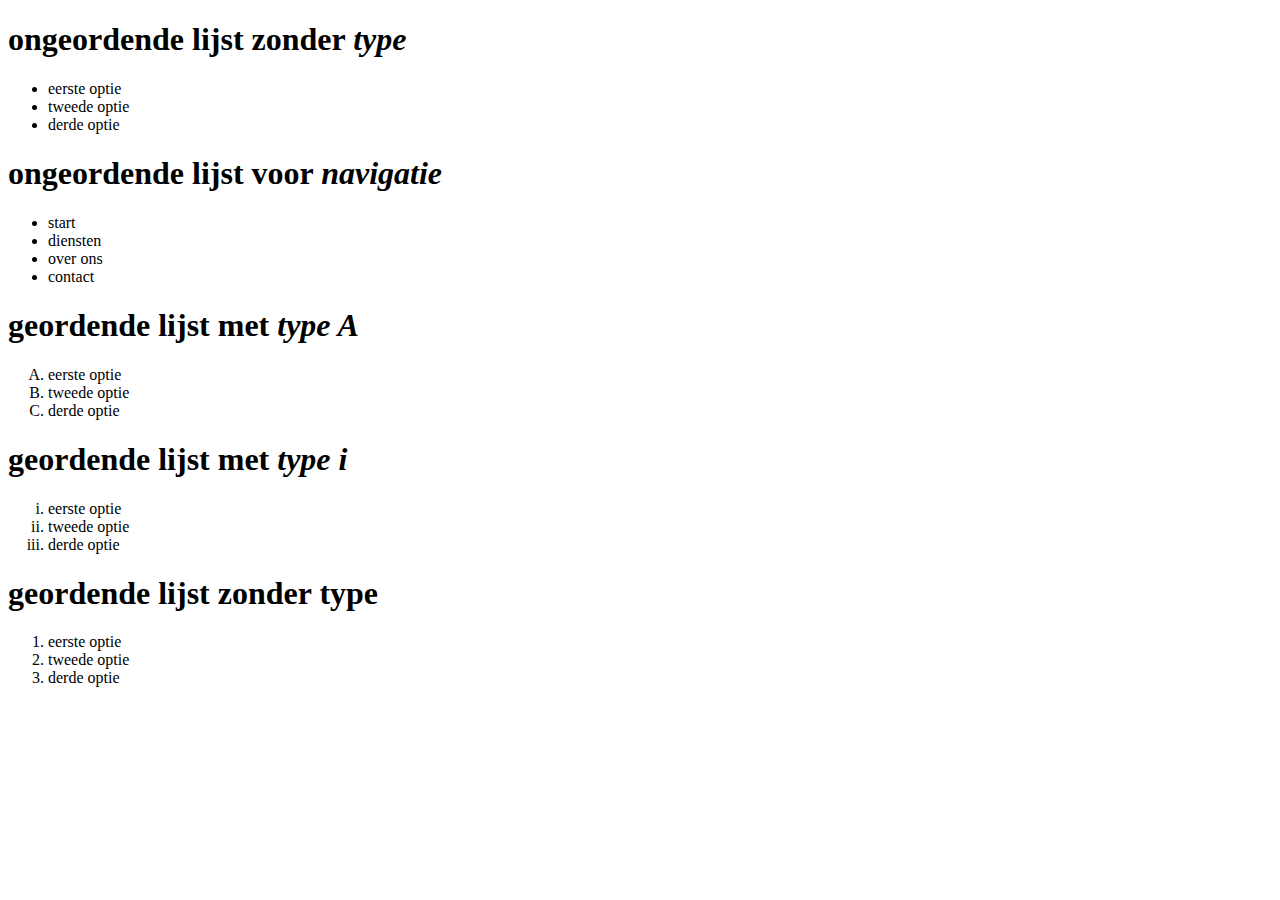
<file: voorbeeldenVanVNR/lijst1/lijst1.html>
<!DOCTYPE html>
<html lang="nl">
    <head>
        <meta charset="utf-8">
        <title>lijsten #1</title>
        <!--
            <link rel="stylesheet" href="lijst1.css">
        -->
    </head>
    <body>
        <h1>ongeordende lijst zonder <em>type</em></h1>
        <ul id="lijstTeken">
            <li>eerste optie</li>
            <li>tweede optie</li>
            <li>derde optie</li>
        </ul>

        <h1>ongeordende lijst voor <em>navigatie</em></h1>
        <ul id="navigatie">
            <li>start</li>
            <li>diensten</li>
            <li>over ons</li>
            <li>contact</li>
        </ul>     

        <h1>geordende lijst met <em>type A</em></h1>
        <ol type="A">
            <li>eerste optie</li>
            <li>tweede optie</li>
            <li>derde optie</li>
        </ol>

        <h1>geordende lijst met <em>type i</em></h1>
        <ol type="i">
            <li>eerste optie</li>
            <li>tweede optie</li>
            <li>derde optie</li>
        </ol>

        <h1>geordende lijst zonder type</h1>
        <ol>
            <li>eerste optie</li>
            <li>tweede optie</li>
            <li>derde optie</li>
        </ol>
    </body>
</html>
</file>
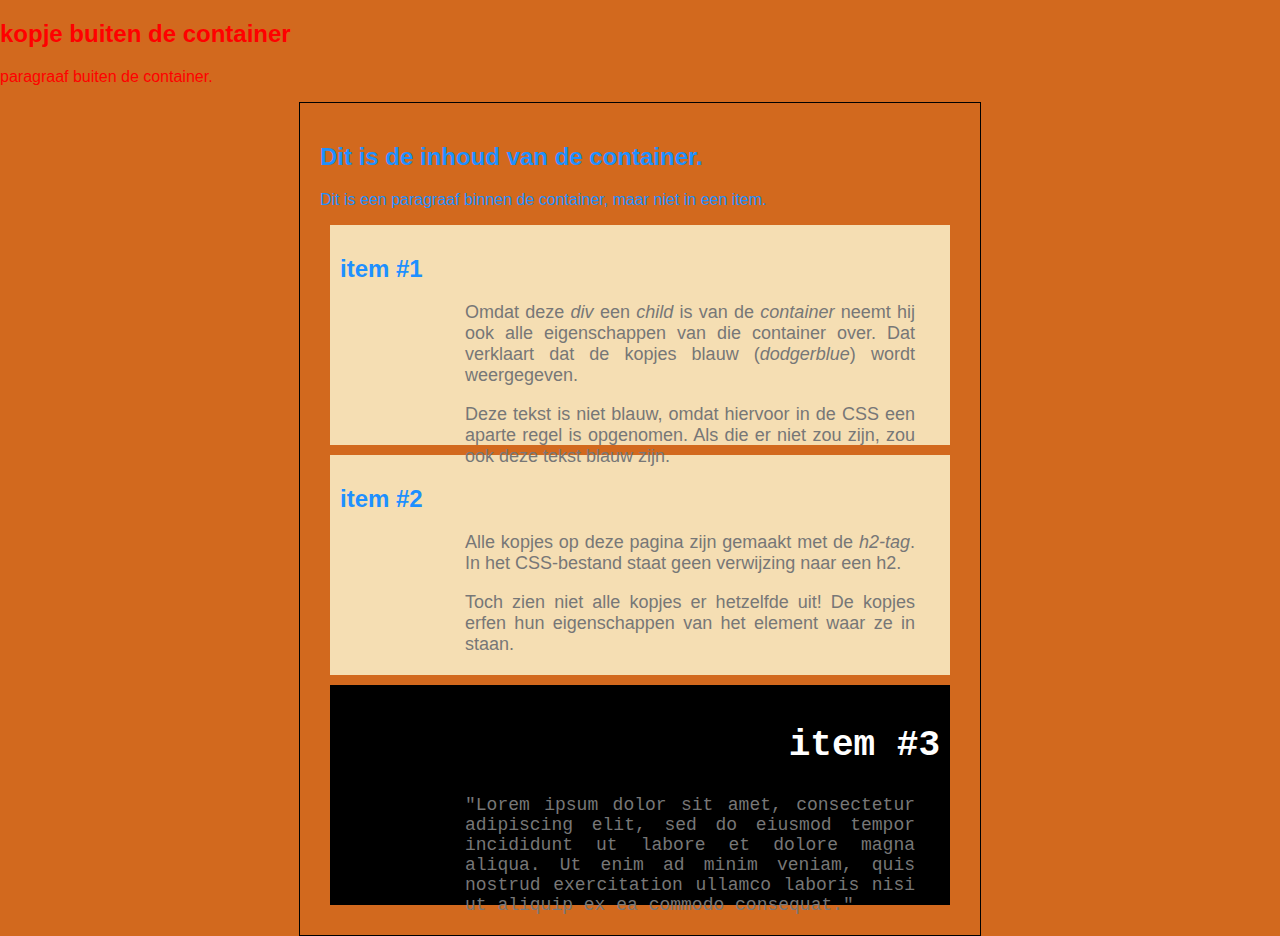
<file: voorbeeldenVanVNR/overerving/overerving.html>
<!DOCTYPE html>
<html lang="nl">
    <head>
        <meta charset="utf-8">
        <title>overerving</title>
            <link rel="stylesheet" href="overerving.css">
    </head>
    <body>
        <h2>kopje buiten de container</h2>
        <p>paragraaf buiten de container.</p>
        <div id="container">
            <h2>Dit is de inhoud van de container.</h2>
            <p>
                Dit is een paragraaf binnen de container, maar niet in een item.
            </p>

            <div class="item">
                <h2>item #1</h2>
                <p>
                    Omdat deze <em>div</em> een <em>child</em> is van de <em>container</em>
                    neemt hij ook alle eigenschappen van die container over. Dat verklaart dat de kopjes
                    blauw (<em>dodgerblue</em>) wordt weergegeven.
                </p>
                <p>
                    Deze tekst is niet blauw, omdat hiervoor in de CSS een aparte regel is opgenomen.
                    Als die er niet zou zijn, zou ook deze tekst blauw zijn.
                </p>
            </div>
            <div class="item">
                <h2>item #2</h2>
                <p>
                    Alle kopjes op deze pagina zijn gemaakt met de <em>h2-tag</em>. In het CSS-bestand staat 
                    geen verwijzing naar een h2.
                </p>
                <p>
                    Toch zien niet alle kopjes er hetzelfde uit! De kopjes erfen hun eigenschappen van het element waar ze in staan.
                </p>
            </div>
            <div class="item" id="uniek">
                <h2>item #3</h2>    
                <p>
                    "Lorem ipsum dolor sit amet, consectetur adipiscing elit, sed do eiusmod tempor incididunt ut labore et dolore magna aliqua. Ut enim ad minim veniam, quis nostrud exercitation ullamco laboris nisi ut aliquip ex ea commodo consequat."
                </p>            
            </div>
        </div>
    </body>
</html>
</file>
<file: bronnen/bronnen.css>
body {
  padding: 0;
  margin: 0;   
  font-family: 'Mukta',sans-serif;
}

h1,h2,h3 {
  margin: 0;
}

h2 {
  padding: 10px;
  background-color: #555;
  color: whitesmoke;
  font-size: 1.2em;
  text-transform: uppercase;
  text-align: center;
  letter-spacing: 2px;
}

h3 {
  margin-top: 3em;
  padding-top: .56em;
  border-top: .2em solid #555;
}

li,ul {
  padding: 5px 2px 2px 2px;
  margin: 0;
}

li {
  list-style: none;
}

a {
  text-decoration: none;
  color: blue;
  text-transform: uppercase;
}

a:hover {
  color: whitesmoke;
  background-color: #111;
}

li:hover {
  background-color: yellow;
}
  
#container {
  width: 80%;
  margin: auto;
  margin-top: 3%;
  padding: 1%;
  background-color: whitesmoke;
  color: #555;
  border: 1px dashed #555;
}

#grid-container {
  display: grid;
  grid-template-rows: repeat(2, 1fr); /* 1fr: gebruik alle free space */
  grid-template-columns: repeat(3, 1fr);
  grid-gap: 2vw; /* 2 t.o.v. viewport width */    
}
  
.box {
  font-family: 'Josefin Sans',sans-serif;
  background-color: #FFF;
}

.c2 h3 a {
  color: #1FABDA;
}
</file>
<file: voorbeeldenVanVNR/css/vb.css>
body {
    padding: 0;
    margin: 0;   
    font-family: 'Mukta',sans-serif;
}

#container {
    width: 45%;
    margin: auto;
    margin-top: 3%;
    padding: 5%;
    background-color: whitesmoke;
    color: #555;
    border: 1px dashed #555;
}

table {
    width: 100%;
    height: auto;
    margin-left: 0%;
    border-collapse: collapse;
    background-color: #FFF;
    font-family: 'Josefin Sans',sans-serif;
}

thead {
    background-color: #555;
}

th {
    padding: 10px 0px 10px 0px;
    color: whitesmoke;
    font-size: 1.2em;
    text-transform: uppercase;
    text-align: left;
    letter-spacing: 2px;
}

tr {
    border-bottom: 1px solid #555;
}

td,th {
    padding: 0.2em;
    padding-top: 0.4em;
}

a {
    text-decoration: none;
    color: dodgerblue;
}

tbody a {
    color: blue;
    text-transform: uppercase;
}

tbody tr:hover {
    background-color: whitesmoke;
}
</file>
<file: voorbeeldenVanVNR/boxmodel/boxmodel.css>
body {
    background-color:antiquewhite;
    font-family: Cambria, Cochin, Georgia, Times, 'Times New Roman', serif;
    font-size: 12px;
    /* MERK OP: de body heeft standaard een margin */
    margin: 0;
}

.container {
    background-color: whitesmoke;
    width: 1000px;
    padding: 10px;
    margin: 15px auto;
    text-align: justify;
    display: flex;
    border: 3px dotted #CCC;
}

.box {
    background-color:lavender;
    margin: 10px;
    /* met de klok mee van boven naar rechts naar onder naar links */
    padding: 30px 20px 10px 20px;
    border: 1px solid #999;
}

.onder {
    font-weight: 600;
    border: 1px solid #999;
    border-radius: 20px;
    background-color: transparent;
    color: #333;
}

.onder .box {
    background-color: transparent;
    border: none;
}

.onder .box:hover {
    background-color: whitesmoke;
    border: 1px solid red;
    margin: 9px;
}

h1,p {
    margin: 0px;
}

.onder h1 {
    font-variant: small-caps;
    letter-spacing: .15em;
    text-align: center;
}
</file>
<file: voorbeeldenVanVNR/classID/classID.css>
body {
    padding: 0;
    margin: 0;   
    font-family:'Segoe UI', Tahoma, Geneva, Verdana, sans-serif;
    background-color: whitesmoke;
    background-size: cover;
    color: #333;
}

#container {
    margin: 2px 5px 2px 5px;
    border: 1px dashed #AAA;
    align-items: center;
    display:inline-flex;
    background-color: white;
}

.vierkant {
    width: 200px;
    height: 200px;
    margin: 20px;
    background-color: chocolate;
    padding: 10px;
}

#uniek {
    background-color: darkred;
    color: salmon;
}

#uniek h2 {
    text-transform: uppercase;
}
</file>
<file: voorbeeldenVanVNR/combi/combi.css>
body {
    padding: 0;
    margin: 0;   
    font-family:'Segoe UI', Tahoma, Geneva, Verdana, sans-serif;
    background-color: whitesmoke;
    background-size: cover;
    color: #333;
}

#container {
    margin: 2px 5px 2px 5px;
    border: 1px dashed #AAA;
    align-items: center;
    display:inline-flex;
    background-color: white;
}

.box {
    width: 200px;
    margin: 20px;
    background-color: lightgreen;
    padding: 10px;
}

h2 {
    color: darkgreen;
}

div.zwart {
    background-color: black;
    color: thistle;
}

#uniek {
    background-color: burlywood;
    color: salmon;
}

#uniek h2 {
    text-transform: uppercase;
}
</file>
<file: voorbeeldenVanVNR/css1/css1.css>
body {
    padding: 0;
    margin: 0;   
    font-family:Cambria, Cochin, Georgia, Times, 'Times New Roman', serif;
    color: #AAA;
    background-color: #111;
}

h1 {
    font-size: 48px;
    color: turquoise;
    margin: 0;
}

a {
    text-decoration: none;
    color: yellow;
}

span,a:hover {
    color: #111;
    background-color: #EEE;
}

#container {
    border: 1px solid #AAA;
    background-color: #000;
    width: 30%;
    margin: auto;
    margin-top: 1%;
    padding: 0 5% 0 5%;    
}

#container h1,span {
    font-variant: small-caps;
}

.meerdaneen {
    background-color: #AAA;
    background-color: lightsteelblue;
    width: 40%;
    margin-left: auto;
    margin-bottom: 10px;
    text-align: center;
}

.meerdaneen h1 {
    color: #EEE;
    font-size: 36px;
    margin: 0;
}
</file>
<file: voorbeeldenVanVNR/div1/div1.css>
body {
    padding: 0;
    margin: 0;   
    font-family:'Segoe UI', Tahoma, Geneva, Verdana, sans-serif;
    color: #333;
}

#container {
    margin: 2%;
    border: 1px dashed #AAA;    
}

#hoofdpagina {
    display: flex;
    width: 65%;
    border: 1px dashed black;
}

#links {
    width: 70%;
    background-color: lightsteelblue;
    padding: 5% 2% 0% 2%;
}

#rechts {
    width: 30%;
}

img {
    width: 50%;
    margin-left: 25%;
}

#footer {
    background-color: #333;
    color: #DDD;
    text-align: right;
}
</file>
<file: voorbeeldenVanVNR/elementen/elementen.css>
body {
    padding: 0;
    margin: 0;   
    font-family:'Segoe UI', Tahoma, Geneva, Verdana, sans-serif;
    background-color: darkslategray;
    color: cornsilk; 
}

h2 {
    color: darkslategray;
    font-size: 2em;
}

h3,p {
    margin-left: 10%;
    width: 25%;
}

span {
    font-variant: small-caps;
    font-weight: 900;
    background-color: black;
    color: white;
}

div {
    background-color: lightslategrey;
    width: 50%;
    margin: 2%;
    padding: 1%;
    border: 4px solid cornsilk;
    font-family: 'Trebuchet MS', 'Lucida Sans Unicode', 'Lucida Grande', 'Lucida Sans', Arial, sans-serif;
    font-size: 1.2em;
}

div p {
    width: auto;
}
</file>
<file: voorbeeldenVanVNR/fonts/fonts.css>
body {
    background-color:whitesmoke;
    margin: 0;
    font-size: 62.5%;
}

.container {
    background-color: white;
    padding: 10px;
    width: 1200px;
    margin: 15px auto;
    display: flex;
    border: 1px solid #999;
    border-radius: 20px;
}

.box {
    width: 390px;
    margin: 10px;
    padding: 30px 20px 10px 20px;
    border: 1px solid #999;
    text-align: justify;
}
.box:hover {
    background-color: #FBFBFB;
    border: 1px solid #DDD;
    text-align: left;
}

h1,p {
    margin: 0px;
}

h1 {
    font-size: 3rem;
    line-height: 3.6rem;
    color: #555;
    text-align: center;
}

p {
    font-size: 1.3rem;
    line-height: 1.8rem;
    color: #333;
}

#sans {
    font-family: sans-serif;
}

#serif {
    font-family: serif;
}

#mono p {
    font-family: monospace;
}

#gsans p {
    font-family: 'Poppins';
}

#gserif {
    font-family: 'Zilla Slab';
}

#ghand {
    font-family: 'Indie Flower';
}

@font-face {
    font-family: 'Raleway';
    src: url('Raleway/Raleway-Regular.otf') format('otf');
}

#dotf {
    font-family: 'Raleway';
}

@font-face {
    font-family: 'Junction';
    src: url('Junction/webfonts/junction-regular.ttf') format('truetype');
    font-weight: normal;
}

@font-face {
    font-family: 'Junction';
    src: url('Junction/webfonts/junction-bold.ttf') format('truetype');
    font-weight: bold;
}

#dtruetype {
    font-family: 'Junction';
}

@font-face {
    font-family: "RO";
    src: url('RijksOverheid/ROserifwebregular.woff') format('woff');
}

@font-face {
    font-family: "RO";
    src: url('RijksOverheid/ROsanswebtextbold.woff') format('woff');
	font-weight: bold;
}

#dover {
    font-family: 'RO';
}
</file>
<file: voorbeeldenVanVNR/lijst1/lijst1.css>
body {
    padding: 0;
    margin: 5%;   
    font-family:'Segoe UI', Tahoma, Geneva, Verdana, sans-serif;
    color: #333;
}

#lijstTeken {
    background-color: goldenrod;
    width: 25%;
    padding: 1%;
}

#lijstTeken li {
    list-style: circle outside;
    color: dodgerblue;
    background-color: greenyellow;
    margin: 2%;
    padding: 5%;
    font-size: 1.5em;
  }

#navigatie {
    background-color: #222;
    height: 100px;
    width: 1020px;
  }

#navigatie li {
    color: whitesmoke;
    background-color: #999;
    display: inline;
    padding: 15px 20px 5px 20px;
    font-size: 3.5em;
    font-family: Cambria, Cochin, Georgia, Times, 'Times New Roman', serif;
    font-variant: small-caps;
}

#navigatie li:hover {
    color: #222;
    background-color: #FFF;
    cursor: grabbing;
}
</file>
<file: voorbeeldenVanVNR/overerving/overerving.css>
body {
    padding: 0;
    margin: 0;   
    font-family:'Segoe UI', Tahoma, Geneva, Verdana, sans-serif;
    color: red;
    background-color: chocolate;    
}

#container {
    border: 1px solid black;
    width: 50%;
    margin: auto;
    margin-top: 1%;
    padding: 20px;
    color: dodgerblue;
}

.item {
    width: auto;
    height: 200px;
    margin: 10px;
    background-color: wheat;
    padding: 10px;
}

.item p {
    color: #777;
    font-size: 18px;
    text-align: justify;
    padding: 0% 25px 0px 125px;
}

#uniek {
    background-color: #000;
    color: #FFF;
    font-size: 24px;
    font-family: 'Courier New', Courier, monospace;
}

#uniek h2 {
    text-align: right;
}
</file>
